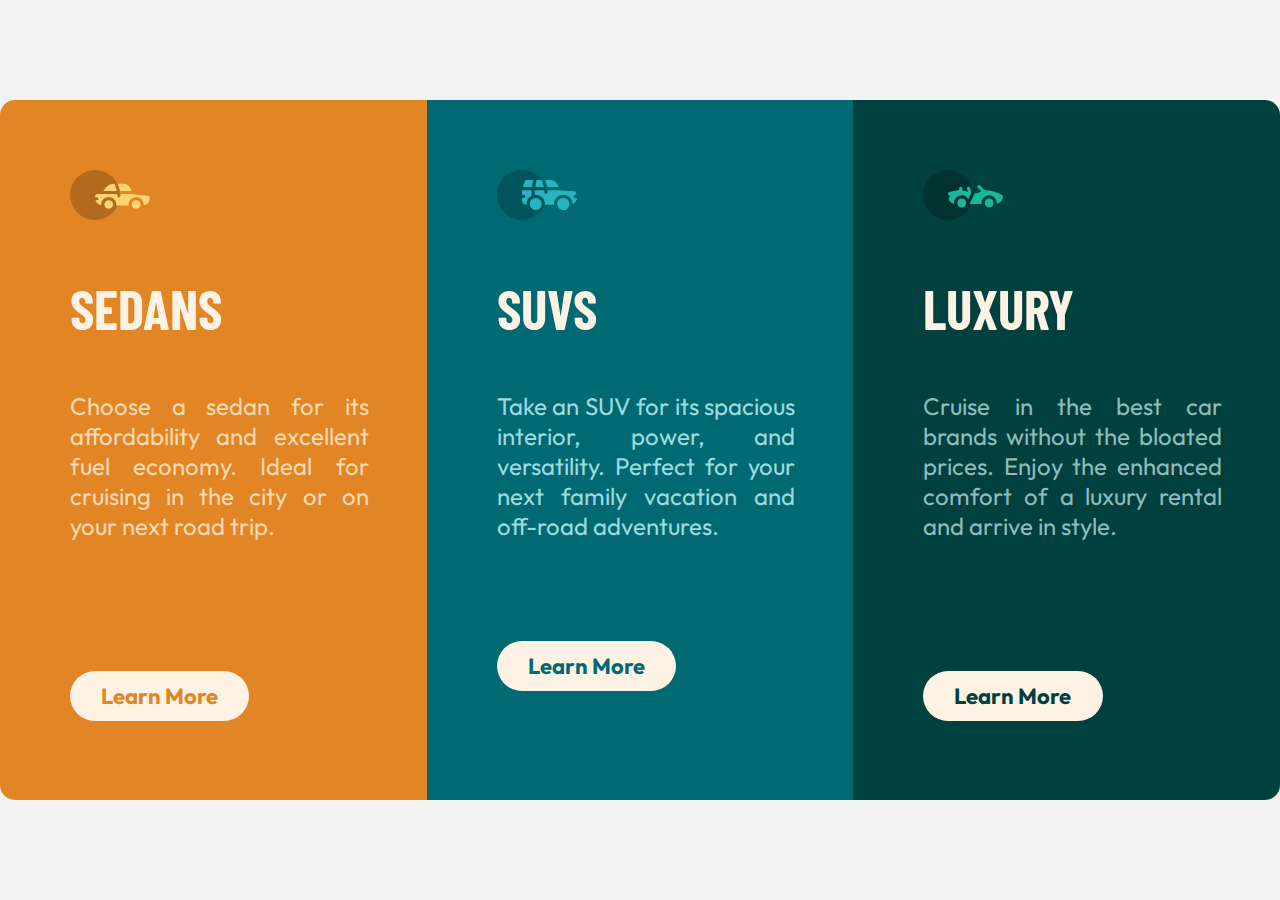
<file: index.html>
<!DOCTYPE html>
<html lang="en">
<head>
    <meta charset="UTF-8">
    <meta name="viewport" content="width=device-width, initial-scale=1.0">
    <link rel="stylesheet" href="/style/style.css">
    <link href="https://fonts.googleapis.com/css2?family=Barlow+Condensed:wght@300;400&display=swap" rel="stylesheet">
    <link href="https://fonts.googleapis.com/css2?family=Outfit:wght@400;700&display=swap" rel="stylesheet">
    <title>3-Column Preview Card Component</title>
</head>

<body>
    <div class="content">
        <div class="sedans-card">
            <img src="/images/icon-sedans.svg" class="sedans-icon" alt="Sedan Icon">
           <h1 class="title-sedans">SEDANS</h1> 
           <p class="sedans-text"> Choose a sedan for its affordability and excellent fuel economy. Ideal for cruising in the city or on your next road trip. </p>
           <button class="sedans-button">Learn More</button>
        </div>
        
        <div class="suvs-card">
            <img src="/images/icon-suvs.svg" class="suvs-icon" alt="Suv Icon">
            <h1 class="title-suvs">SUVS</h1>
            <p class="suvs-text"> Take an SUV for its spacious interior, power, and versatility. Perfect for your next family vacation and off-road adventures.</p>
            <button class="suvs-button">Learn More</button>
        </div>

        <div class="luxury-card">
            <img src="/images/icon-luxury.svg" class="luxury-icon" alt="Luxury Icon">
            <h1 class="title-luxury">LUXURY</h1>
            <p class="luxury-text"> Cruise in the best car brands without the bloated prices. Enjoy the enhanced comfort of a luxury rental and arrive in style.</p>
            <button class="luxury-button">Learn More</button>
        </div>

    </div>
    
</body>

</html>
</file>
<file: style/style.css>
*{
    margin: 0;
    padding: 0;
}

body{
    height: 100vh;
    background-color: #f2f2f2;
    display: flex;
    flex-direction: row;
    justify-content: center;
    align-items: center;
}

.content{
    min-height: 700px;
    width: 1500px;
    border-radius: 15px;
    display: flex;
    flex-direction: row; 
}

.sedans-card{
    flex: 1;
    background-color: #e28525;
    border-top-left-radius: 15px;
    border-bottom-left-radius: 15px;
    display: flex;
    flex-direction: column;
}

.suvs-card{
    flex: 1;
    background-color: #016972;
    display: flex;
    flex-direction: column;
}

.luxury-card{
    flex: 1;
    background-color: #00403f;
    border-top-right-radius: 15px;
    border-bottom-right-radius: 15px;
    display: flex;
    flex-direction: column;
}

.sedans-icon{
    width: 80px;
    margin-top: 70px;
    margin-left: 70px;
}

.suvs-icon{
    width: 80px;
    margin-top: 70px;
    margin-left: 70px;
}

.luxury-icon{
    width: 80px;
    margin-top: 70px;
    margin-left: 70px;
}

.title-sedans{
    color: #fdf2e3;
    font-family: 'Barlow Condensed', sans-serif;
    font-size: 55px;
    margin-top: 55px;
    margin-left: 70px;
}

.title-suvs{
    color: #fdf2e3;
    font-family: 'Barlow Condensed', sans-serif;
    font-size: 55px;
    margin-top: 55px;
    margin-left: 70px;
}

.title-luxury{
    color: #fdf2e3;
    font-family: 'Barlow Condensed', sans-serif;
    font-size: 55px;
    margin-top: 55px;
    margin-left: 70px;
}

.sedans-text{
    color: #f7d9b2;
    font-family: 'Outfit', sans-serif;
    font-size: 24px;
    text-align: justify;
    width: 70%;
    margin-left: 70px;
    margin-top: 50px;
}

.suvs-text{
    color: #9cdae0;
    font-family: 'Outfit', sans-serif;
    font-size: 24px;
    text-align: justify;
    width: 70%;
    margin-left: 70px;
    margin-top: 50px;
}

.luxury-text{
    color: #90bbbb;
    font-family: 'Outfit', sans-serif;
    font-size: 24px;
    text-align: justify;
    width: 70%;
    margin-left: 70px;
    margin-top: 50px;
}

.sedans-button{
    background-color: #fdf2e3;
    color: #e28525;
    font-family: 'Outfit', sans-serif;
    font-size: 22px;
    font-weight: bold;
    height: 50px;
    width: 42%;
    margin-top: 130px;
    margin-left: 70px;
    border-radius: 50px;
    border: none;
}

.suvs-button{
    background-color: #fdf2e3;
    color: #016972;
    font-family: 'Outfit', sans-serif;
    font-size: 22px;
    font-weight: bold;
    height: 50px;
    width: 42%;
    margin-top: 100px;
    margin-left: 70px;
    border-radius: 50px;
    border: none;
}

.luxury-button{
    background-color: #fdf2e3;
    color: #00403f;
    font-family: 'Outfit', sans-serif;
    font-size: 22px;
    font-weight: bold;
    height: 50px;
    width: 42%;
    margin-top: 130px;
    margin-left: 70px;
    border-radius: 50px;
    border: none;
}

.sedans-button:hover{
    cursor: pointer;
    background-color: #e28525;
    color: #fdf2e3;
    font-weight: normal;
    border: 3px solid #fdf2e3;
}

.suvs-button:hover{
    cursor: pointer;
    background-color: #016972;
    color: #fdf2e3;
    font-weight: normal;
    border: 3px solid #fdf2e3;
}

.luxury-button:hover{
    cursor: pointer;
    background-color: #00403f;
    color: #fdf2e3;
    font-weight: normal;
    border: 3px solid #fdf2e3;
}

@media (max-width: 600px) {
    body{
        align-items: start;
    }

    .content {
        flex-direction: column;
        width: 85%;
        margin-top: 30px;
    }

    .sedans-card{
        border-bottom-left-radius: 0px;
        border-top-right-radius: 15px;
    }

    .luxury-card{
        border-top-right-radius: 0px;
        border-bottom-left-radius: 15px;
    }

    .sedans-text{
        width: 70%;
    }

    .suvs-text{
        width: 70%;
    }

    .luxury-text{
        width: 70%;
    }

    .sedans-button{
        height: 70px;
        margin-top: 10%;
        margin-bottom: 17%;
    }

    .suvs-button{
        height: 70px; 
        margin-top: 10%;
        margin-bottom: 17%;  
    }

    .luxury-button{
        height: 70px;  
        margin-top: 10%;
        margin-bottom: 17%;   
    }

}
</file>
